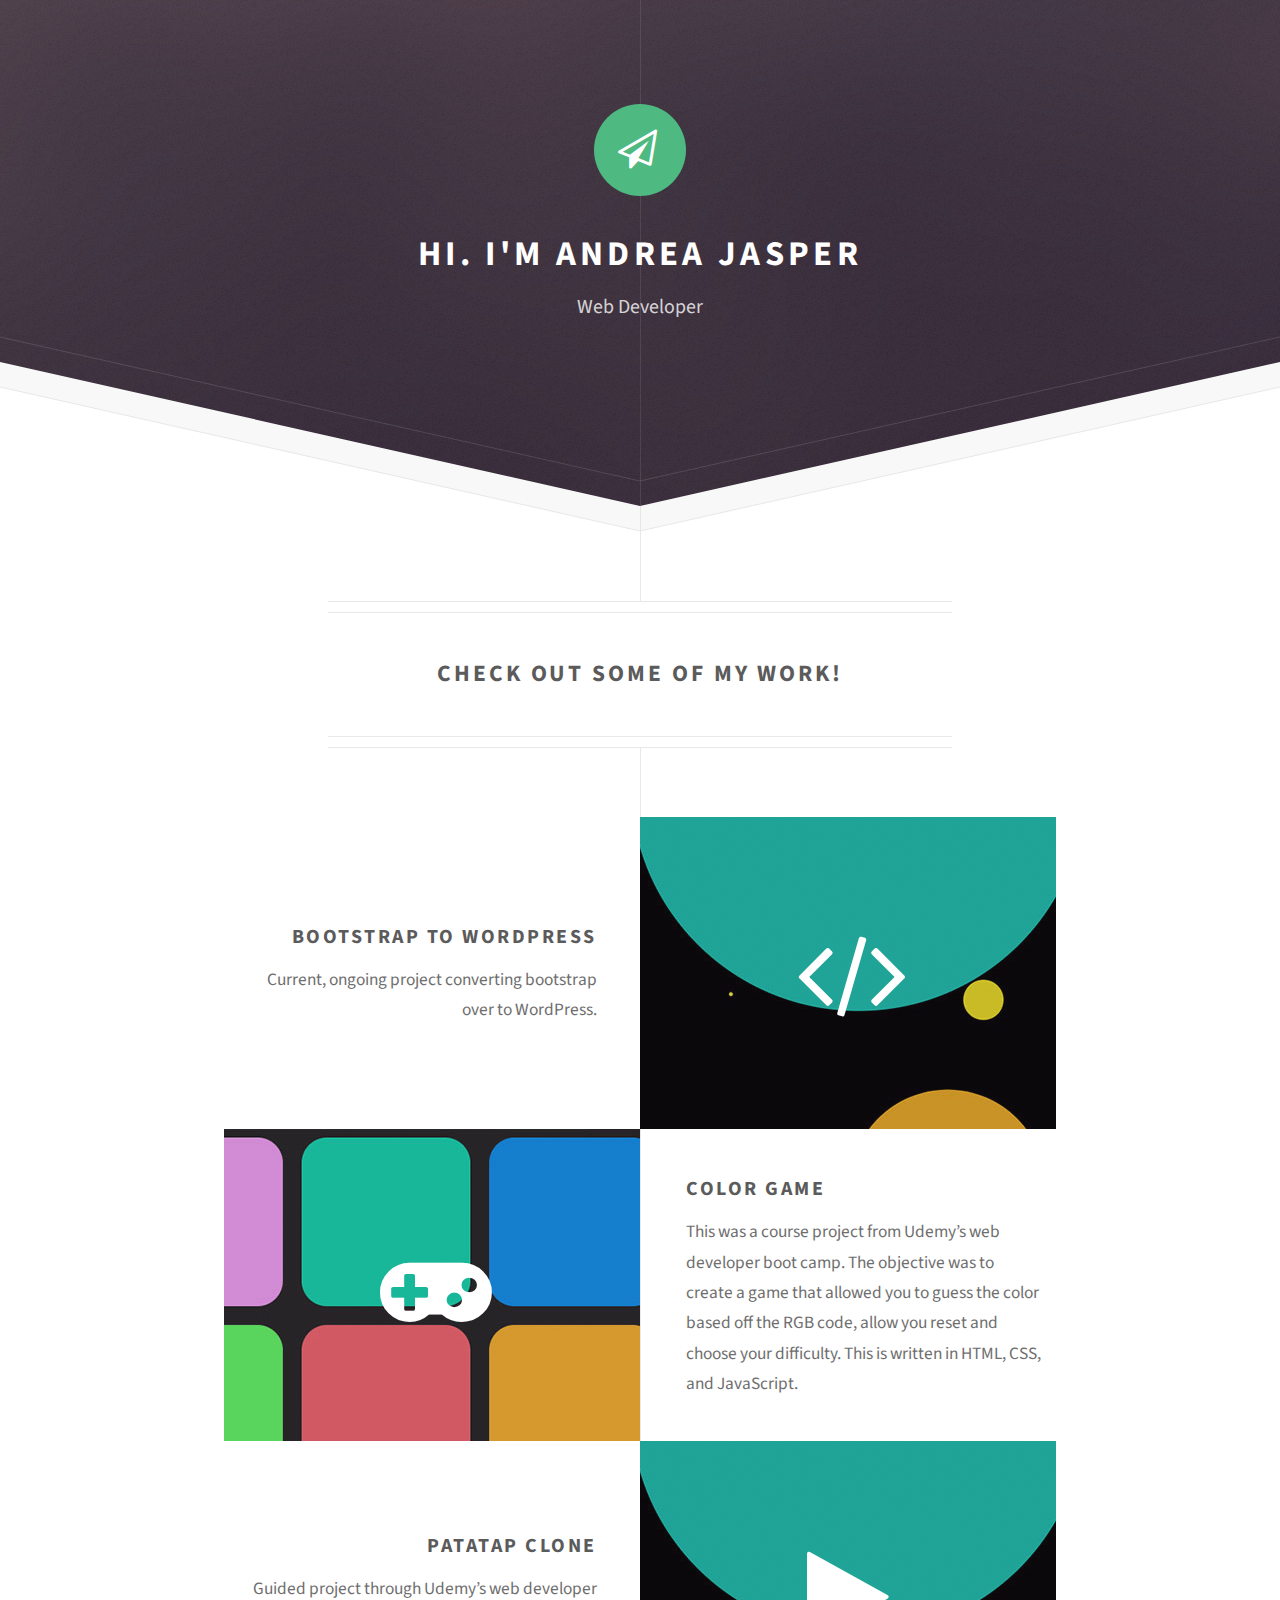
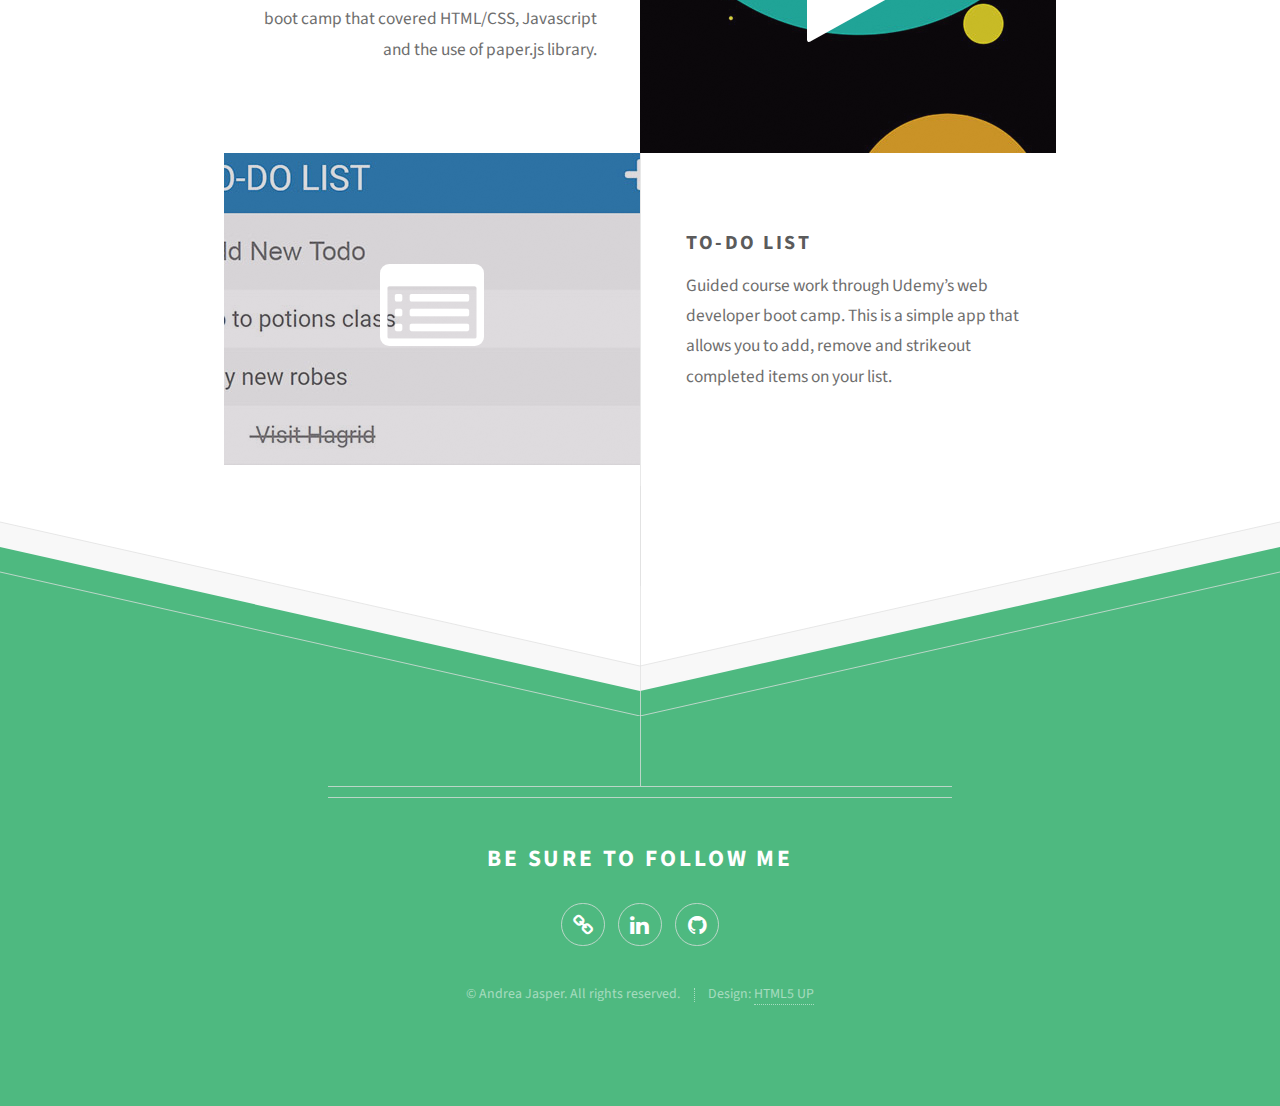
<file: index.html>
<!DOCTYPE HTML>
<!--
	Directive by HTML5 UP
	html5up.net | @ajlkn
	Free for personal and commercial use under the CCA 3.0 license (html5up.net/license)
-->
<html>
	<head>
		<title>Andrea Jasper Github Portfolio</title>
		<meta charset="utf-8" />
		<meta name="viewport" content="width=device-width, initial-scale=1, user-scalable=no" />
		<link rel="stylesheet" href="assets/css/main.css" />
	</head>
	<body class="is-preload">

		<!-- Header -->
			<div id="header">
				<span class="logo icon fa-paper-plane-o"></span>
				<h1>Hi. I'm Andrea Jasper</h1>
				<p>Web Developer</p>
			</div>

		<!-- Main -->
			<div id="main">

				<header class="major container medium">
					<h2>Check out some of my work!</h2>
					
				</header>

				<div class="box alt container">
						<section class="feature right">
								<a href="#" class="image icon fa-code"><img src="images/patatap.jpg" alt="" /></a>
								<div class="content">
									<h3>Bootstrap to WordPress</h3>
									<p>Current, ongoing project converting bootstrap over to WordPress.</p>
								</div>
							</section>
					<section class="feature left">
						<a href="https://andreajasper.github.io/ColorGame.html" class="image icon fa-gamepad"><img src="images/color-game.jpg" alt="" /></a>
						<div class="content">
							<h3>Color Game</h3>
							<p>This was a course project from Udemy’s web developer boot camp. The objective was to create a game that allowed you to guess the color based off the RGB code, allow you reset and choose your difficulty. This is written in HTML, CSS, and JavaScript.</p>
						</div>
					</section>
					<section class="feature right">
						<a href="https://andreajasper.github.io/PatatapClone.html" class="image icon fa-play"><img src="images/patatap.jpg" alt="" /></a>
						<div class="content">
							<h3>Patatap Clone</h3>
							<p>Guided project through Udemy’s web developer boot camp that covered HTML/CSS, Javascript and the use of paper.js library.</p>
						</div>
					</section>
					<section class="feature left">
						<a href="#" class="image icon fa-list-alt"><img src="images/todo-list-2.jpg" alt="" /></a>
						<div class="content">
							<h3>To-Do List</h3>
							<p>Guided course work through Udemy’s web developer boot camp. This is a simple app that allows you to add, remove and strikeout completed items on your list.</p>
						</div>
					</section>
				</div>

				<!--
				<div class="box container">
					<header>
						<h2>A lot of generic stuff</h2>
					</header>
					<section>
						<header>
							<h3>Paragraph</h3>
							<p>This is the subtitle for this particular heading</p>
						</header>
						<p>Phasellus nisl nisl, varius id <sup>porttitor sed pellentesque</sup> ac orci. Pellentesque
						habitant <strong>strong</strong> tristique <b>bold</b> et netus <i>italic</i> malesuada <em>emphasized</em> ac turpis egestas. Morbi
						leo suscipit ut. Praesent <sub>id turpis vitae</sub> turpis pretium ultricies. Vestibulum sit
						amet risus elit.</p>
					</section>
					<section>
						<header>
							<h3>Blockquote</h3>
						</header>
						<blockquote>Fringilla nisl. Donec accumsan interdum nisi, quis tincidunt felis sagittis eget.
						tempus euismod. Vestibulum ante ipsum primis in faucibus.</blockquote>
					</section>
					<section>
						<header>
							<h3>Divider</h3>
						</header>
						<p>Donec consectetur vestibulum dolor et pulvinar. Etiam vel felis enim, at viverra
						ligula. Ut porttitor sagittis lorem, quis eleifend nisi ornare vel. Praesent nec orci
						facilisis leo magna. Cras sit amet urna eros, id egestas urna. Quisque aliquam
						tempus euismod. Vestibulum ante ipsum primis in faucibus orci luctus et ultrices
						posuere cubilia.</p>
						<hr />
						<p>Donec consectetur vestibulum dolor et pulvinar. Etiam vel felis enim, at viverra
						ligula. Ut porttitor sagittis lorem, quis eleifend nisi ornare vel. Praesent nec orci
						facilisis leo magna. Cras sit amet urna eros, id egestas urna. Quisque aliquam
						tempus euismod. Vestibulum ante ipsum primis in faucibus orci luctus et ultrices
						posuere cubilia.</p>
					</section>
					<section>
						<header>
							<h3>Unordered List</h3>
						</header>
						<ul class="default">
							<li>Donec consectetur vestibulum dolor et pulvinar. Etiam vel felis enim, at viverra ligula. Ut porttitor sagittis lorem, quis eleifend nisi ornare vel.</li>
							<li>Donec consectetur vestibulum dolor et pulvinar. Etiam vel felis enim, at viverra ligula. Ut porttitor sagittis lorem, quis eleifend nisi ornare vel.</li>
							<li>Donec consectetur vestibulum dolor et pulvinar. Etiam vel felis enim, at viverra ligula. Ut porttitor sagittis lorem, quis eleifend nisi ornare vel.</li>
							<li>Donec consectetur vestibulum dolor et pulvinar. Etiam vel felis enim, at viverra ligula. Ut porttitor sagittis lorem, quis eleifend nisi ornare vel.</li>
						</ul>
					</section>
					<section>
						<header>
							<h3>Ordered List</h3>
						</header>
						<ol class="default">
							<li>Donec consectetur vestibulum dolor et pulvinar. Etiam vel felis enim, at viverra ligula. Ut porttitor sagittis lorem, quis eleifend nisi ornare vel.</li>
							<li>Donec consectetur vestibulum dolor et pulvinar. Etiam vel felis enim, at viverra ligula. Ut porttitor sagittis lorem, quis eleifend nisi ornare vel.</li>
							<li>Donec consectetur vestibulum dolor et pulvinar. Etiam vel felis enim, at viverra ligula. Ut porttitor sagittis lorem, quis eleifend nisi ornare vel.</li>
							<li>Donec consectetur vestibulum dolor et pulvinar. Etiam vel felis enim, at viverra ligula. Ut porttitor sagittis lorem, quis eleifend nisi ornare vel.</li>
						</ol>
					</section>
					<section>
						<header>
							<h3>Table</h3>
						</header>
						<div class="table-wrapper">
							<table class="default">
								<thead>
									<tr>
										<th>ID</th>
										<th>Name</th>
										<th>Description</th>
										<th>Price</th>
									</tr>
								</thead>
								<tbody>
									<tr>
										<td>45815</td>
										<td>Something</td>
										<td>Ut porttitor sagittis lorem, quis eleifend nisi ornare vel.</td>
										<td>29.99</td>
									</tr>
									<tr>
										<td>24524</td>
										<td>Nothing</td>
										<td>Ut porttitor sagittis lorem, quis eleifend nisi ornare vel.</td>
										<td>19.99</td>
									</tr>
									<tr>
										<td>45815</td>
										<td>Something</td>
										<td>Ut porttitor sagittis lorem, quis eleifend nisi ornare vel.</td>
										<td>29.99</td>
									</tr>
									<tr>
										<td>24524</td>
										<td>Nothing</td>
										<td>Ut porttitor sagittis lorem, quis eleifend nisi ornare vel.</td>
										<td>19.99</td>
									</tr>
								</tbody>
								<tfoot>
									<tr>
										<td colspan="3"></td>
										<td>100.00</td>
									</tr>
								</tfoot>
							</table>
						</div>
					</section>
					<section>
						<header>
							<h3>Form</h3>
						</header>
						<form method="post" action="#">
							<div class="row">
								<div class="col-6 col-12-mobilep">
									<label for="name">Name</label>
									<input class="text" type="text" name="name" id="name" value="" placeholder="John Doe" />
								</div>
								<div class="col-6 col-12-mobilep">
									<label for="email">Email</label>
									<input class="text" type="text" name="email" id="email" value="" placeholder="johndoe@domain.tld" />
								</div>
								<div class="col-12">
									<label for="subject">Subject</label>
									<input class="text" type="text" name="subject" id="subject" value="" placeholder="Enter your subject" />
								</div>
								<div class="col-12">
									<label for="subject">Message</label>
									<textarea name="message" id="message" placeholder="Enter your message" rows="6"></textarea>
								</div>
								<div class="col-12">
									<ul class="actions special">
										<li><input type="submit" value="Send" /></li>
										<li><input type="reset" value="Reset" class="alt" /></li>
									</ul>
								</div>
							</div>
						</form>
					</section>
				</div>
				-->
				<!---
				<footer class="major container medium">
					<h3>Get shady with science</h3>
					<p>Vitae natoque dictum etiam semper magnis enim feugiat amet curabitur tempor orci penatibus. Tellus erat mauris ipsum fermentum etiam vivamus.</p>
					<ul class="actions special">
						<li><a href="#" class="button">Join our crew</a></li>
					</ul>
				</footer>
				-->

			</div>

		<!-- Footer -->
			<div id="footer">
				<div class="container medium">

					<header class="major last">
						<h2>Be sure to follow me</h2>
					</header>
		<!--					
					<p>Vitae natoque dictum etiam semper magnis enim feugiat amet curabitur tempor
					orci penatibus. Tellus erat mauris ipsum fermentum etiam vivamus.</p>

					<form method="post" action="#">
						<div class="row">
							<div class="col-6 col-12-mobilep">
								<input type="text" name="name" placeholder="Name" />
							</div>
							<div class="col-6 col-12-mobilep">
								<input type="email" name="email" placeholder="Email" />
							</div>
							<div class="col-12">
								<textarea name="message" placeholder="Message" rows="6"></textarea>
							</div>
							<div class="col-12">
								<ul class="actions special">
									<li><input type="submit" value="Send Message" /></li>
								</ul>
							</div>
						</div>
					</form>
				-->			
					<ul class="icons">
							<li><a href="#" class="icon fa-link"><span class="label">Website</span></a></li>
						<li><a href="#" class="icon fa-linkedin"><span class="label">LinkedIn</span></a></li>
						<li><a href="AndreaJasper.github.io" class="icon fa-github"><span class="label">Github</span></a></li>
					</ul>

					<ul class="copyright">
						<li>&copy; Andrea Jasper. All rights reserved.</li><li>Design: <a href="http://html5up.net">HTML5 UP</a></li>
					</ul>

				</div>
			</div>

		<!-- Scripts -->
			<script src="assets/js/jquery.min.js"></script>
			<script src="assets/js/browser.min.js"></script>
			<script src="assets/js/breakpoints.min.js"></script>
			<script src="assets/js/util.js"></script>
			<script src="assets/js/main.js"></script>

	</body>
</html>
</file>
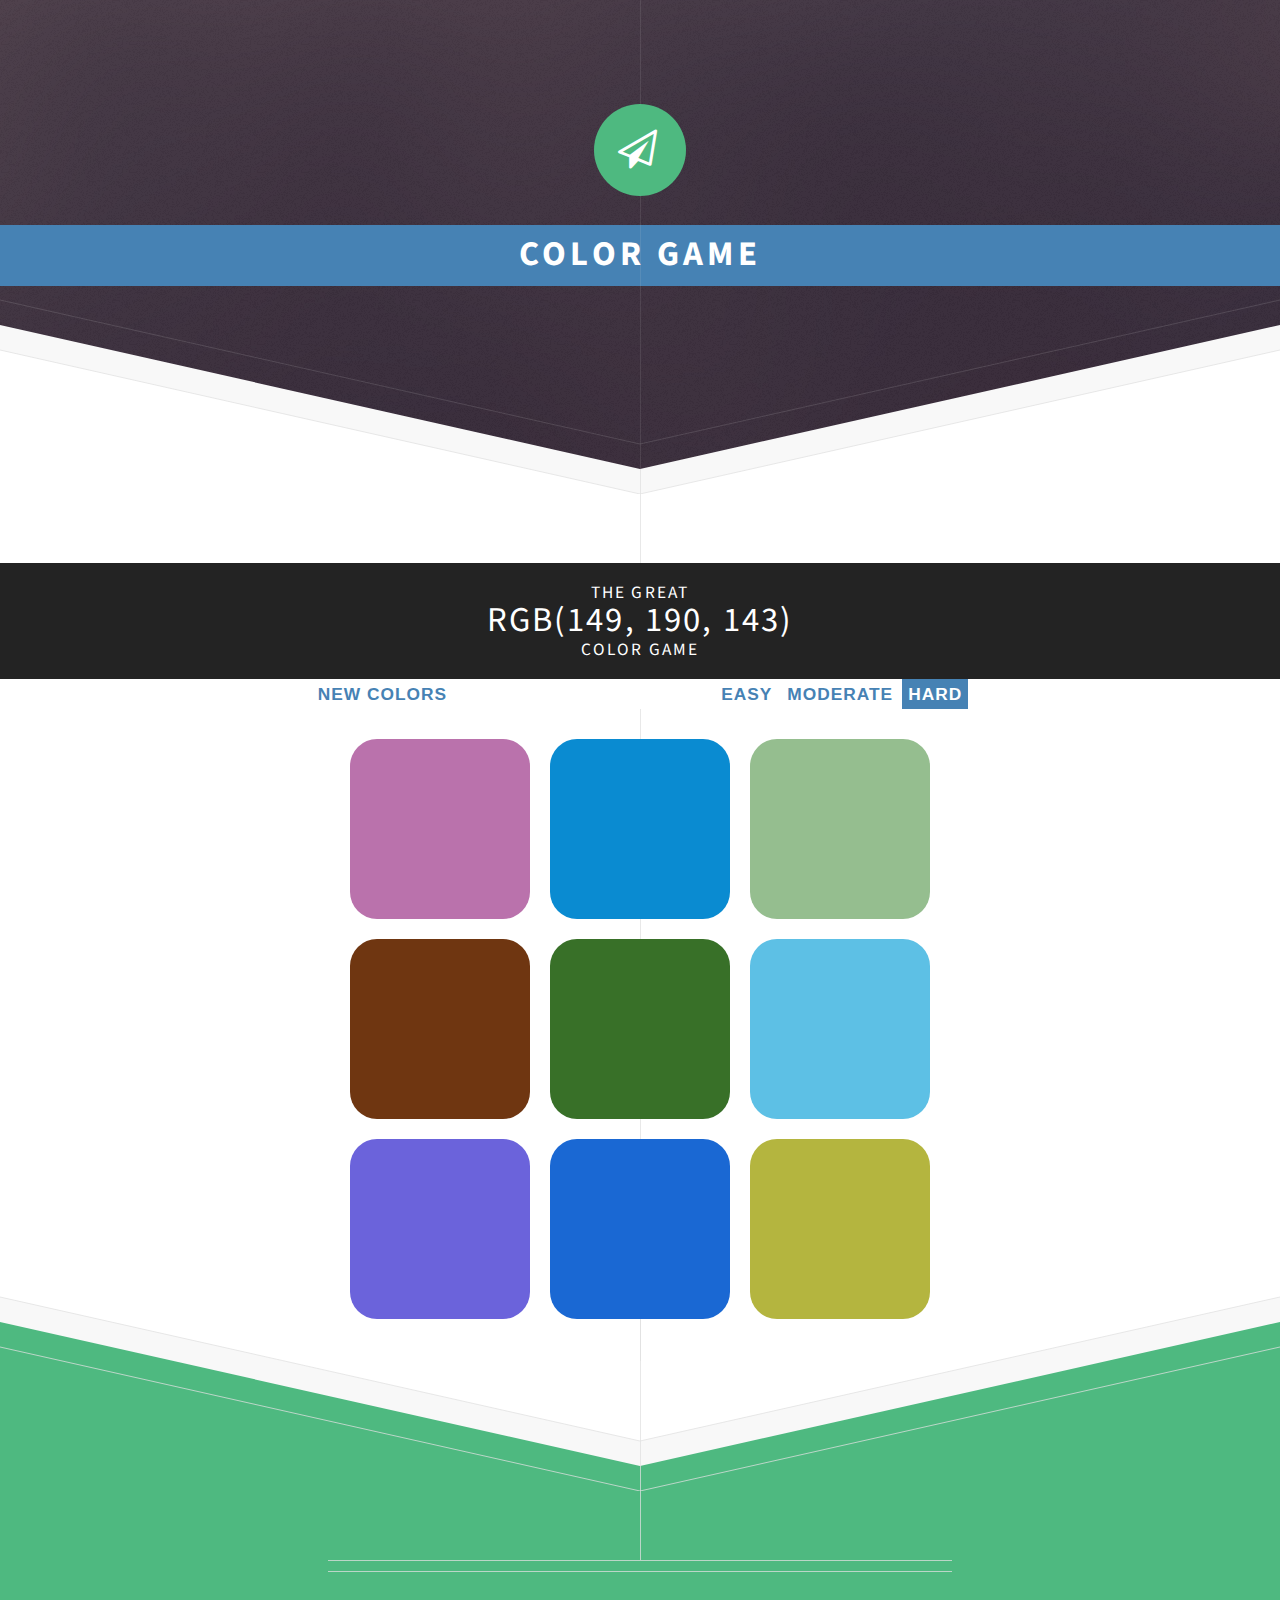
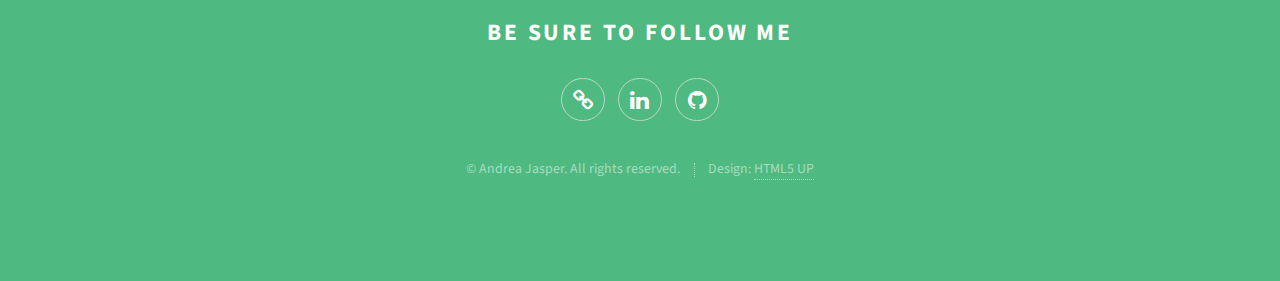
<file: ColorGame.html>
<!DOCTYPE HTML>
<!--
	Directive by HTML5 UP
	html5up.net | @ajlkn
	Free for personal and commercial use under the CCA 3.0 license (html5up.net/license)
-->
<html>
	<head>
		<title>Andrea Jasper Github Portfolio Color Game</title>
		<meta charset="utf-8" />
		<meta name="viewport" content="width=device-width, initial-scale=1, user-scalable=no" />
        <link rel="stylesheet" href="assets/css/main.css" />
        <link rel="stylesheet" href="assets/css/colorGame.css">
	</head>
	<body class="is-preload">

		<!-- Header -->
			<div id="header">
				<span class="logo icon fa-paper-plane-o"></span>
				<h1>Color Game</h1>
			</div>

		<!-- Main -->
			<div id="main">
				<div id="colorGame">
                    <h1>The Great 
                        <br>
                        <span id="colorDisplay">RGB</span>
                        <br>
                         Color Game</h1>
                
                    <div id="stripe">
                        <button id="reset">New Colors</button>
                        <span id="message"></span>
                        <button class="mode">Easy</button>
                        <button class="mode">Moderate</button>
                        <button class="mode selected">Hard</button>
                    </div>
                
                    <div id="container">
                        <div class="square"></div>
                        <div class="square"></div>
                        <div class="square"></div>
                        <div class="square"></div>
                        <div class="square"></div>
                        <div class="square"></div>
                        <div class="square"></div>
                        <div class="square"></div>
                        <div class="square"></div>
                    </div>                
                </div>
			</div>

		<!-- Footer -->
			<div id="footer">
				<div class="container medium">

					<header class="major last">
						<h2>Be sure to follow me</h2>
					</header>
		
					<ul class="icons">
							<li><a href="#" class="icon fa-link"><span class="label">Website</span></a></li>
						<li><a href="#" class="icon fa-linkedin"><span class="label">LinkedIn</span></a></li>
						<li><a href="AndreaJasper.github.io" class="icon fa-github"><span class="label">Github</span></a></li>
					</ul>

					<ul class="copyright">
						<li>&copy; Andrea Jasper. All rights reserved.</li><li>Design: <a href="http://html5up.net">HTML5 UP</a></li>
					</ul>

				</div>
			</div>

		<!-- Scripts -->
			<script src="assets/js/jquery.min.js"></script>
			<script src="assets/js/browser.min.js"></script>
			<script src="assets/js/breakpoints.min.js"></script>
			<script src="assets/js/util.js"></script>
			<script src="assets/js/main.js"></script>
            <script type="text/javascript" src="assets/js/colorGame.js"></script>
	</body>
</html>
</file>
<file: assets/css/colorGame.css>
.square {
	width: 30%;
	background: purple;
	padding-bottom: 30%;
	float: left;
	margin: 1.66%;
	border-radius: 15%;
	transition: background 0.6s;
	-webkit-transition: background 0.6s;
	-moz-transition: background 0.6s;
}

#colorGame {
    margin-bottom: 600px;
}

#colorGame #container {
	max-width: 600px;
	margin: 20px auto;
}

#colorGame h1 {
	color: #fff;
	text-align: center;
	background-color: #232323;
	margin: 0;
	font-weight: normal;
	text-transform: uppercase;
	line-height: 1.1;
	padding: 20px 0;
}

#colorDisplay {
	font-size: 200%;
}

#message {
	display: inline-block;
	width: 20%;
}

#stripe {
	background-color: #ffffff;
	height: 30px;
	text-align: center;
}


.selected {
	color: white;
	background-color: steelblue;
}

button {
	border: none;
	background: none;
	text-transform: uppercase;
	height: 100%;
	font-weight: 700;
	color: steelblue;
	letter-spacing: 1px;
	font-size: inherit;
	transition: all 0.3s;
	-webkit-transition: all 0.3s; 
	-moz-transition: all 0.3s;
	outline: none;
}

button:hover {
	color: white;
	background-color: steelblue;
}
</file>
<file: assets/css/main.css>
@import url("font-awesome.min.css");
@import url("https://fonts.googleapis.com/css?family=Source+Sans+Pro:300,300italic,400,400italic,600,600italic,700,700italic");

/*
	Directive by HTML5 UP
	html5up.net | @ajlkn
	Free for personal and commercial use under the CCA 3.0 license (html5up.net/license)
*/

html, body, div, span, applet, object,
iframe, h1, h2, h3, h4, h5, h6, p, blockquote,
pre, a, abbr, acronym, address, big, cite,
code, del, dfn, em, img, ins, kbd, q, s, samp,
small, strike, strong, sub, sup, tt, var, b,
u, i, center, dl, dt, dd, ol, ul, li, fieldset,
form, label, legend, table, caption, tbody,
tfoot, thead, tr, th, td, article, aside,
canvas, details, embed, figure, figcaption,
footer, header, hgroup, menu, nav, output, ruby,
section, summary, time, mark, audio, video {
	margin: 0;
	padding: 0;
	border: 0;
	font-size: 100%;
	font: inherit;
	vertical-align: baseline;}

article, aside, details, figcaption, figure,
footer, header, hgroup, menu, nav, section {
	display: block;}

body {
	line-height: 1;
}

ol, ul {
	list-style: none;
}

blockquote, q {
	quotes: none;
}

	blockquote:before, blockquote:after, q:before, q:after {
		content: '';
		content: none;
	}

table {
	border-collapse: collapse;
	border-spacing: 0;
}

body {
	-webkit-text-size-adjust: none;
}

mark {
	background-color: transparent;
	color: inherit;
}

input::-moz-focus-inner {
	border: 0;
	padding: 0;
}

input, select, textarea {
	-moz-appearance: none;
	-webkit-appearance: none;
	-ms-appearance: none;
	appearance: none;
}

/* Basic */

	html {
		box-sizing: border-box;
	}

	*, *:before, *:after {
		box-sizing: inherit;
	}

	html, body {
		height: 100%;
	}

	body {
		background: #ffffff;
	}

		body.is-preload *, body.is-preload *:before, body.is-preload *:after {
			-moz-animation: none !important;
			-webkit-animation: none !important;
			-ms-animation: none !important;
			animation: none !important;
			-moz-transition: none !important;
			-webkit-transition: none !important;
			-ms-transition: none !important;
			transition: none !important;
		}

	body, input, select, textarea {
		color: #6e6e6e;
		font-family: 'Source Sans Pro', sans-serif;
		font-size: 16pt;
		font-weight: 400;
		line-height: 1.75em;
	}

	a {
		-moz-transition: color 0.2s ease-in-out, border-bottom-color 0.2s ease-in-out;
		-webkit-transition: color 0.2s ease-in-out, border-bottom-color 0.2s ease-in-out;
		-ms-transition: color 0.2s ease-in-out, border-bottom-color 0.2s ease-in-out;
		transition: color 0.2s ease-in-out, border-bottom-color 0.2s ease-in-out;
		border-bottom: dotted 1px;
		color: #4eb980;
		text-decoration: none;
	}

		a:hover {
			border-bottom-color: transparent;
		}

	strong, b {
		font-weight: 600;
		color: #5b5b5b;
	}

	em, i {
		font-style: italic;
	}

	p, ul, ol, dl, table, blockquote, form {
		margin: 0 0 2em 0;
	}

	h1, h2, h3, h4, h5, h6 {
		color: #5b5b5b;
		font-weight: 700;
		letter-spacing: 0.125em;
		line-height: 1.75em;
		margin-bottom: 1em;
		text-transform: uppercase;
		text-align: center;
	}

		h1 a, h2 a, h3 a, h4 a, h5 a, h6 a {
			color: inherit;
			text-decoration: none;
		}

	h2 {
		font-size: 1.75em;
	}

	h3 {
		font-size: 1.5em;
	}

	sub {
		font-size: 0.8em;
		position: relative;
		top: 0.5em;
	}

	sup {
		font-size: 0.8em;
		position: relative;
		top: -0.5em;
	}

	hr {
		border: 0;
		border-top: solid 1px rgba(224, 224, 224, 0.75);
		margin-bottom: 1.5em;
	}

	blockquote {
		border-left: solid 0.5em rgba(224, 224, 224, 0.75);
		font-style: italic;
		padding: 1em 0 1em 2em;
	}

/* Container */

	.container {
		margin: 0 auto;
		max-width: 100%;
		width: 51em;
	}

		.container.medium {
			width: 38.25em;
		}

		@media screen and (max-width: 1280px) {

			.container {
				width: 48em;
			}

				.container.medium {
					width: 36em;
				}

		}

		@media screen and (max-width: 980px) {

			.container {
				width: 95%;
			}

				.container.medium {
					width: 71.25%;
				}

		}

		@media screen and (max-width: 840px) {

			.container {
				width: 95% !important;
			}

		}

		@media screen and (max-width: 736px) {

			.container {
				width: 90% !important;
			}

		}

		@media screen and (max-width: 480px) {

			.container {
				width: 100% !important;
			}

		}

/* Row */

	.row {
		display: flex;
		flex-wrap: wrap;
		box-sizing: border-box;
		align-items: stretch;
	}

		.row > * {
			box-sizing: border-box;
		}

		.row.gtr-uniform > * > :last-child {
			margin-bottom: 0;
		}

		.row.aln-left {
			justify-content: flex-start;
		}

		.row.aln-center {
			justify-content: center;
		}

		.row.aln-right {
			justify-content: flex-end;
		}

		.row.aln-top {
			align-items: flex-start;
		}

		.row.aln-middle {
			align-items: center;
		}

		.row.aln-bottom {
			align-items: flex-end;
		}

		.row > .imp {
			order: -1;
		}

		.row > .col-1 {
			width: 8.3333333333%;
		}

		.row > .off-1 {
			margin-left: 8.3333333333%;
		}

		.row > .col-2 {
			width: 16.6666666667%;
		}

		.row > .off-2 {
			margin-left: 16.6666666667%;
		}

		.row > .col-3 {
			width: 25%;
		}

		.row > .off-3 {
			margin-left: 25%;
		}

		.row > .col-4 {
			width: 33.3333333333%;
		}

		.row > .off-4 {
			margin-left: 33.3333333333%;
		}

		.row > .col-5 {
			width: 41.6666666667%;
		}

		.row > .off-5 {
			margin-left: 41.6666666667%;
		}

		.row > .col-6 {
			width: 50%;
		}

		.row > .off-6 {
			margin-left: 50%;
		}

		.row > .col-7 {
			width: 58.3333333333%;
		}

		.row > .off-7 {
			margin-left: 58.3333333333%;
		}

		.row > .col-8 {
			width: 66.6666666667%;
		}

		.row > .off-8 {
			margin-left: 66.6666666667%;
		}

		.row > .col-9 {
			width: 75%;
		}

		.row > .off-9 {
			margin-left: 75%;
		}

		.row > .col-10 {
			width: 83.3333333333%;
		}

		.row > .off-10 {
			margin-left: 83.3333333333%;
		}

		.row > .col-11 {
			width: 91.6666666667%;
		}

		.row > .off-11 {
			margin-left: 91.6666666667%;
		}

		.row > .col-12 {
			width: 100%;
		}

		.row > .off-12 {
			margin-left: 100%;
		}

		.row.gtr-0 {
			margin-top: 0px;
			margin-left: 0px;
		}

			.row.gtr-0 > * {
				padding: 0px 0 0 0px;
			}

			.row.gtr-0.gtr-uniform {
				margin-top: 0px;
			}

				.row.gtr-0.gtr-uniform > * {
					padding-top: 0px;
				}

		.row.gtr-25 {
			margin-top: -7.5px;
			margin-left: -7.5px;
		}

			.row.gtr-25 > * {
				padding: 7.5px 0 0 7.5px;
			}

			.row.gtr-25.gtr-uniform {
				margin-top: -7.5px;
			}

				.row.gtr-25.gtr-uniform > * {
					padding-top: 7.5px;
				}

		.row.gtr-50 {
			margin-top: -15px;
			margin-left: -15px;
		}

			.row.gtr-50 > * {
				padding: 15px 0 0 15px;
			}

			.row.gtr-50.gtr-uniform {
				margin-top: -15px;
			}

				.row.gtr-50.gtr-uniform > * {
					padding-top: 15px;
				}

		.row {
			margin-top: -30px;
			margin-left: -30px;
		}

			.row > * {
				padding: 30px 0 0 30px;
			}

			.row.gtr-uniform {
				margin-top: -30px;
			}

				.row.gtr-uniform > * {
					padding-top: 30px;
				}

		.row.gtr-150 {
			margin-top: -45px;
			margin-left: -45px;
		}

			.row.gtr-150 > * {
				padding: 45px 0 0 45px;
			}

			.row.gtr-150.gtr-uniform {
				margin-top: -45px;
			}

				.row.gtr-150.gtr-uniform > * {
					padding-top: 45px;
				}

		.row.gtr-200 {
			margin-top: -60px;
			margin-left: -60px;
		}

			.row.gtr-200 > * {
				padding: 60px 0 0 60px;
			}

			.row.gtr-200.gtr-uniform {
				margin-top: -60px;
			}

				.row.gtr-200.gtr-uniform > * {
					padding-top: 60px;
				}

		@media screen and (max-width: 1680px) {

			.row {
				display: flex;
				flex-wrap: wrap;
				box-sizing: border-box;
				align-items: stretch;
			}

				.row > * {
					box-sizing: border-box;
				}

				.row.gtr-uniform > * > :last-child {
					margin-bottom: 0;
				}

				.row.aln-left {
					justify-content: flex-start;
				}

				.row.aln-center {
					justify-content: center;
				}

				.row.aln-right {
					justify-content: flex-end;
				}

				.row.aln-top {
					align-items: flex-start;
				}

				.row.aln-middle {
					align-items: center;
				}

				.row.aln-bottom {
					align-items: flex-end;
				}

				.row > .imp-wide {
					order: -1;
				}

				.row > .col-1-wide {
					width: 8.3333333333%;
				}

				.row > .off-1-wide {
					margin-left: 8.3333333333%;
				}

				.row > .col-2-wide {
					width: 16.6666666667%;
				}

				.row > .off-2-wide {
					margin-left: 16.6666666667%;
				}

				.row > .col-3-wide {
					width: 25%;
				}

				.row > .off-3-wide {
					margin-left: 25%;
				}

				.row > .col-4-wide {
					width: 33.3333333333%;
				}

				.row > .off-4-wide {
					margin-left: 33.3333333333%;
				}

				.row > .col-5-wide {
					width: 41.6666666667%;
				}

				.row > .off-5-wide {
					margin-left: 41.6666666667%;
				}

				.row > .col-6-wide {
					width: 50%;
				}

				.row > .off-6-wide {
					margin-left: 50%;
				}

				.row > .col-7-wide {
					width: 58.3333333333%;
				}

				.row > .off-7-wide {
					margin-left: 58.3333333333%;
				}

				.row > .col-8-wide {
					width: 66.6666666667%;
				}

				.row > .off-8-wide {
					margin-left: 66.6666666667%;
				}

				.row > .col-9-wide {
					width: 75%;
				}

				.row > .off-9-wide {
					margin-left: 75%;
				}

				.row > .col-10-wide {
					width: 83.3333333333%;
				}

				.row > .off-10-wide {
					margin-left: 83.3333333333%;
				}

				.row > .col-11-wide {
					width: 91.6666666667%;
				}

				.row > .off-11-wide {
					margin-left: 91.6666666667%;
				}

				.row > .col-12-wide {
					width: 100%;
				}

				.row > .off-12-wide {
					margin-left: 100%;
				}

				.row.gtr-0 {
					margin-top: 0px;
					margin-left: 0px;
				}

					.row.gtr-0 > * {
						padding: 0px 0 0 0px;
					}

					.row.gtr-0.gtr-uniform {
						margin-top: 0px;
					}

						.row.gtr-0.gtr-uniform > * {
							padding-top: 0px;
						}

				.row.gtr-25 {
					margin-top: -7.5px;
					margin-left: -7.5px;
				}

					.row.gtr-25 > * {
						padding: 7.5px 0 0 7.5px;
					}

					.row.gtr-25.gtr-uniform {
						margin-top: -7.5px;
					}

						.row.gtr-25.gtr-uniform > * {
							padding-top: 7.5px;
						}

				.row.gtr-50 {
					margin-top: -15px;
					margin-left: -15px;
				}

					.row.gtr-50 > * {
						padding: 15px 0 0 15px;
					}

					.row.gtr-50.gtr-uniform {
						margin-top: -15px;
					}

						.row.gtr-50.gtr-uniform > * {
							padding-top: 15px;
						}

				.row {
					margin-top: -30px;
					margin-left: -30px;
				}

					.row > * {
						padding: 30px 0 0 30px;
					}

					.row.gtr-uniform {
						margin-top: -30px;
					}

						.row.gtr-uniform > * {
							padding-top: 30px;
						}

				.row.gtr-150 {
					margin-top: -45px;
					margin-left: -45px;
				}

					.row.gtr-150 > * {
						padding: 45px 0 0 45px;
					}

					.row.gtr-150.gtr-uniform {
						margin-top: -45px;
					}

						.row.gtr-150.gtr-uniform > * {
							padding-top: 45px;
						}

				.row.gtr-200 {
					margin-top: -60px;
					margin-left: -60px;
				}

					.row.gtr-200 > * {
						padding: 60px 0 0 60px;
					}

					.row.gtr-200.gtr-uniform {
						margin-top: -60px;
					}

						.row.gtr-200.gtr-uniform > * {
							padding-top: 60px;
						}

		}

		@media screen and (max-width: 1280px) {

			.row {
				display: flex;
				flex-wrap: wrap;
				box-sizing: border-box;
				align-items: stretch;
			}

				.row > * {
					box-sizing: border-box;
				}

				.row.gtr-uniform > * > :last-child {
					margin-bottom: 0;
				}

				.row.aln-left {
					justify-content: flex-start;
				}

				.row.aln-center {
					justify-content: center;
				}

				.row.aln-right {
					justify-content: flex-end;
				}

				.row.aln-top {
					align-items: flex-start;
				}

				.row.aln-middle {
					align-items: center;
				}

				.row.aln-bottom {
					align-items: flex-end;
				}

				.row > .imp-normal {
					order: -1;
				}

				.row > .col-1-normal {
					width: 8.3333333333%;
				}

				.row > .off-1-normal {
					margin-left: 8.3333333333%;
				}

				.row > .col-2-normal {
					width: 16.6666666667%;
				}

				.row > .off-2-normal {
					margin-left: 16.6666666667%;
				}

				.row > .col-3-normal {
					width: 25%;
				}

				.row > .off-3-normal {
					margin-left: 25%;
				}

				.row > .col-4-normal {
					width: 33.3333333333%;
				}

				.row > .off-4-normal {
					margin-left: 33.3333333333%;
				}

				.row > .col-5-normal {
					width: 41.6666666667%;
				}

				.row > .off-5-normal {
					margin-left: 41.6666666667%;
				}

				.row > .col-6-normal {
					width: 50%;
				}

				.row > .off-6-normal {
					margin-left: 50%;
				}

				.row > .col-7-normal {
					width: 58.3333333333%;
				}

				.row > .off-7-normal {
					margin-left: 58.3333333333%;
				}

				.row > .col-8-normal {
					width: 66.6666666667%;
				}

				.row > .off-8-normal {
					margin-left: 66.6666666667%;
				}

				.row > .col-9-normal {
					width: 75%;
				}

				.row > .off-9-normal {
					margin-left: 75%;
				}

				.row > .col-10-normal {
					width: 83.3333333333%;
				}

				.row > .off-10-normal {
					margin-left: 83.3333333333%;
				}

				.row > .col-11-normal {
					width: 91.6666666667%;
				}

				.row > .off-11-normal {
					margin-left: 91.6666666667%;
				}

				.row > .col-12-normal {
					width: 100%;
				}

				.row > .off-12-normal {
					margin-left: 100%;
				}

				.row.gtr-0 {
					margin-top: 0px;
					margin-left: 0px;
				}

					.row.gtr-0 > * {
						padding: 0px 0 0 0px;
					}

					.row.gtr-0.gtr-uniform {
						margin-top: 0px;
					}

						.row.gtr-0.gtr-uniform > * {
							padding-top: 0px;
						}

				.row.gtr-25 {
					margin-top: -7.5px;
					margin-left: -7.5px;
				}

					.row.gtr-25 > * {
						padding: 7.5px 0 0 7.5px;
					}

					.row.gtr-25.gtr-uniform {
						margin-top: -7.5px;
					}

						.row.gtr-25.gtr-uniform > * {
							padding-top: 7.5px;
						}

				.row.gtr-50 {
					margin-top: -15px;
					margin-left: -15px;
				}

					.row.gtr-50 > * {
						padding: 15px 0 0 15px;
					}

					.row.gtr-50.gtr-uniform {
						margin-top: -15px;
					}

						.row.gtr-50.gtr-uniform > * {
							padding-top: 15px;
						}

				.row {
					margin-top: -30px;
					margin-left: -30px;
				}

					.row > * {
						padding: 30px 0 0 30px;
					}

					.row.gtr-uniform {
						margin-top: -30px;
					}

						.row.gtr-uniform > * {
							padding-top: 30px;
						}

				.row.gtr-150 {
					margin-top: -45px;
					margin-left: -45px;
				}

					.row.gtr-150 > * {
						padding: 45px 0 0 45px;
					}

					.row.gtr-150.gtr-uniform {
						margin-top: -45px;
					}

						.row.gtr-150.gtr-uniform > * {
							padding-top: 45px;
						}

				.row.gtr-200 {
					margin-top: -60px;
					margin-left: -60px;
				}

					.row.gtr-200 > * {
						padding: 60px 0 0 60px;
					}

					.row.gtr-200.gtr-uniform {
						margin-top: -60px;
					}

						.row.gtr-200.gtr-uniform > * {
							padding-top: 60px;
						}

		}

		@media screen and (max-width: 980px) {

			.row {
				display: flex;
				flex-wrap: wrap;
				box-sizing: border-box;
				align-items: stretch;
			}

				.row > * {
					box-sizing: border-box;
				}

				.row.gtr-uniform > * > :last-child {
					margin-bottom: 0;
				}

				.row.aln-left {
					justify-content: flex-start;
				}

				.row.aln-center {
					justify-content: center;
				}

				.row.aln-right {
					justify-content: flex-end;
				}

				.row.aln-top {
					align-items: flex-start;
				}

				.row.aln-middle {
					align-items: center;
				}

				.row.aln-bottom {
					align-items: flex-end;
				}

				.row > .imp-narrow {
					order: -1;
				}

				.row > .col-1-narrow {
					width: 8.3333333333%;
				}

				.row > .off-1-narrow {
					margin-left: 8.3333333333%;
				}

				.row > .col-2-narrow {
					width: 16.6666666667%;
				}

				.row > .off-2-narrow {
					margin-left: 16.6666666667%;
				}

				.row > .col-3-narrow {
					width: 25%;
				}

				.row > .off-3-narrow {
					margin-left: 25%;
				}

				.row > .col-4-narrow {
					width: 33.3333333333%;
				}

				.row > .off-4-narrow {
					margin-left: 33.3333333333%;
				}

				.row > .col-5-narrow {
					width: 41.6666666667%;
				}

				.row > .off-5-narrow {
					margin-left: 41.6666666667%;
				}

				.row > .col-6-narrow {
					width: 50%;
				}

				.row > .off-6-narrow {
					margin-left: 50%;
				}

				.row > .col-7-narrow {
					width: 58.3333333333%;
				}

				.row > .off-7-narrow {
					margin-left: 58.3333333333%;
				}

				.row > .col-8-narrow {
					width: 66.6666666667%;
				}

				.row > .off-8-narrow {
					margin-left: 66.6666666667%;
				}

				.row > .col-9-narrow {
					width: 75%;
				}

				.row > .off-9-narrow {
					margin-left: 75%;
				}

				.row > .col-10-narrow {
					width: 83.3333333333%;
				}

				.row > .off-10-narrow {
					margin-left: 83.3333333333%;
				}

				.row > .col-11-narrow {
					width: 91.6666666667%;
				}

				.row > .off-11-narrow {
					margin-left: 91.6666666667%;
				}

				.row > .col-12-narrow {
					width: 100%;
				}

				.row > .off-12-narrow {
					margin-left: 100%;
				}

				.row.gtr-0 {
					margin-top: 0px;
					margin-left: 0px;
				}

					.row.gtr-0 > * {
						padding: 0px 0 0 0px;
					}

					.row.gtr-0.gtr-uniform {
						margin-top: 0px;
					}

						.row.gtr-0.gtr-uniform > * {
							padding-top: 0px;
						}

				.row.gtr-25 {
					margin-top: -7.5px;
					margin-left: -7.5px;
				}

					.row.gtr-25 > * {
						padding: 7.5px 0 0 7.5px;
					}

					.row.gtr-25.gtr-uniform {
						margin-top: -7.5px;
					}

						.row.gtr-25.gtr-uniform > * {
							padding-top: 7.5px;
						}

				.row.gtr-50 {
					margin-top: -15px;
					margin-left: -15px;
				}

					.row.gtr-50 > * {
						padding: 15px 0 0 15px;
					}

					.row.gtr-50.gtr-uniform {
						margin-top: -15px;
					}

						.row.gtr-50.gtr-uniform > * {
							padding-top: 15px;
						}

				.row {
					margin-top: -30px;
					margin-left: -30px;
				}

					.row > * {
						padding: 30px 0 0 30px;
					}

					.row.gtr-uniform {
						margin-top: -30px;
					}

						.row.gtr-uniform > * {
							padding-top: 30px;
						}

				.row.gtr-150 {
					margin-top: -45px;
					margin-left: -45px;
				}

					.row.gtr-150 > * {
						padding: 45px 0 0 45px;
					}

					.row.gtr-150.gtr-uniform {
						margin-top: -45px;
					}

						.row.gtr-150.gtr-uniform > * {
							padding-top: 45px;
						}

				.row.gtr-200 {
					margin-top: -60px;
					margin-left: -60px;
				}

					.row.gtr-200 > * {
						padding: 60px 0 0 60px;
					}

					.row.gtr-200.gtr-uniform {
						margin-top: -60px;
					}

						.row.gtr-200.gtr-uniform > * {
							padding-top: 60px;
						}

		}

		@media screen and (max-width: 840px) {

			.row {
				display: flex;
				flex-wrap: wrap;
				box-sizing: border-box;
				align-items: stretch;
			}

				.row > * {
					box-sizing: border-box;
				}

				.row.gtr-uniform > * > :last-child {
					margin-bottom: 0;
				}

				.row.aln-left {
					justify-content: flex-start;
				}

				.row.aln-center {
					justify-content: center;
				}

				.row.aln-right {
					justify-content: flex-end;
				}

				.row.aln-top {
					align-items: flex-start;
				}

				.row.aln-middle {
					align-items: center;
				}

				.row.aln-bottom {
					align-items: flex-end;
				}

				.row > .imp-narrower {
					order: -1;
				}

				.row > .col-1-narrower {
					width: 8.3333333333%;
				}

				.row > .off-1-narrower {
					margin-left: 8.3333333333%;
				}

				.row > .col-2-narrower {
					width: 16.6666666667%;
				}

				.row > .off-2-narrower {
					margin-left: 16.6666666667%;
				}

				.row > .col-3-narrower {
					width: 25%;
				}

				.row > .off-3-narrower {
					margin-left: 25%;
				}

				.row > .col-4-narrower {
					width: 33.3333333333%;
				}

				.row > .off-4-narrower {
					margin-left: 33.3333333333%;
				}

				.row > .col-5-narrower {
					width: 41.6666666667%;
				}

				.row > .off-5-narrower {
					margin-left: 41.6666666667%;
				}

				.row > .col-6-narrower {
					width: 50%;
				}

				.row > .off-6-narrower {
					margin-left: 50%;
				}

				.row > .col-7-narrower {
					width: 58.3333333333%;
				}

				.row > .off-7-narrower {
					margin-left: 58.3333333333%;
				}

				.row > .col-8-narrower {
					width: 66.6666666667%;
				}

				.row > .off-8-narrower {
					margin-left: 66.6666666667%;
				}

				.row > .col-9-narrower {
					width: 75%;
				}

				.row > .off-9-narrower {
					margin-left: 75%;
				}

				.row > .col-10-narrower {
					width: 83.3333333333%;
				}

				.row > .off-10-narrower {
					margin-left: 83.3333333333%;
				}

				.row > .col-11-narrower {
					width: 91.6666666667%;
				}

				.row > .off-11-narrower {
					margin-left: 91.6666666667%;
				}

				.row > .col-12-narrower {
					width: 100%;
				}

				.row > .off-12-narrower {
					margin-left: 100%;
				}

				.row.gtr-0 {
					margin-top: 0px;
					margin-left: 0px;
				}

					.row.gtr-0 > * {
						padding: 0px 0 0 0px;
					}

					.row.gtr-0.gtr-uniform {
						margin-top: 0px;
					}

						.row.gtr-0.gtr-uniform > * {
							padding-top: 0px;
						}

				.row.gtr-25 {
					margin-top: -5px;
					margin-left: -5px;
				}

					.row.gtr-25 > * {
						padding: 5px 0 0 5px;
					}

					.row.gtr-25.gtr-uniform {
						margin-top: -5px;
					}

						.row.gtr-25.gtr-uniform > * {
							padding-top: 5px;
						}

				.row.gtr-50 {
					margin-top: -10px;
					margin-left: -10px;
				}

					.row.gtr-50 > * {
						padding: 10px 0 0 10px;
					}

					.row.gtr-50.gtr-uniform {
						margin-top: -10px;
					}

						.row.gtr-50.gtr-uniform > * {
							padding-top: 10px;
						}

				.row {
					margin-top: -20px;
					margin-left: -20px;
				}

					.row > * {
						padding: 20px 0 0 20px;
					}

					.row.gtr-uniform {
						margin-top: -20px;
					}

						.row.gtr-uniform > * {
							padding-top: 20px;
						}

				.row.gtr-150 {
					margin-top: -30px;
					margin-left: -30px;
				}

					.row.gtr-150 > * {
						padding: 30px 0 0 30px;
					}

					.row.gtr-150.gtr-uniform {
						margin-top: -30px;
					}

						.row.gtr-150.gtr-uniform > * {
							padding-top: 30px;
						}

				.row.gtr-200 {
					margin-top: -40px;
					margin-left: -40px;
				}

					.row.gtr-200 > * {
						padding: 40px 0 0 40px;
					}

					.row.gtr-200.gtr-uniform {
						margin-top: -40px;
					}

						.row.gtr-200.gtr-uniform > * {
							padding-top: 40px;
						}

		}

		@media screen and (max-width: 736px) {

			.row {
				display: flex;
				flex-wrap: wrap;
				box-sizing: border-box;
				align-items: stretch;
			}

				.row > * {
					box-sizing: border-box;
				}

				.row.gtr-uniform > * > :last-child {
					margin-bottom: 0;
				}

				.row.aln-left {
					justify-content: flex-start;
				}

				.row.aln-center {
					justify-content: center;
				}

				.row.aln-right {
					justify-content: flex-end;
				}

				.row.aln-top {
					align-items: flex-start;
				}

				.row.aln-middle {
					align-items: center;
				}

				.row.aln-bottom {
					align-items: flex-end;
				}

				.row > .imp-mobile {
					order: -1;
				}

				.row > .col-1-mobile {
					width: 8.3333333333%;
				}

				.row > .off-1-mobile {
					margin-left: 8.3333333333%;
				}

				.row > .col-2-mobile {
					width: 16.6666666667%;
				}

				.row > .off-2-mobile {
					margin-left: 16.6666666667%;
				}

				.row > .col-3-mobile {
					width: 25%;
				}

				.row > .off-3-mobile {
					margin-left: 25%;
				}

				.row > .col-4-mobile {
					width: 33.3333333333%;
				}

				.row > .off-4-mobile {
					margin-left: 33.3333333333%;
				}

				.row > .col-5-mobile {
					width: 41.6666666667%;
				}

				.row > .off-5-mobile {
					margin-left: 41.6666666667%;
				}

				.row > .col-6-mobile {
					width: 50%;
				}

				.row > .off-6-mobile {
					margin-left: 50%;
				}

				.row > .col-7-mobile {
					width: 58.3333333333%;
				}

				.row > .off-7-mobile {
					margin-left: 58.3333333333%;
				}

				.row > .col-8-mobile {
					width: 66.6666666667%;
				}

				.row > .off-8-mobile {
					margin-left: 66.6666666667%;
				}

				.row > .col-9-mobile {
					width: 75%;
				}

				.row > .off-9-mobile {
					margin-left: 75%;
				}

				.row > .col-10-mobile {
					width: 83.3333333333%;
				}

				.row > .off-10-mobile {
					margin-left: 83.3333333333%;
				}

				.row > .col-11-mobile {
					width: 91.6666666667%;
				}

				.row > .off-11-mobile {
					margin-left: 91.6666666667%;
				}

				.row > .col-12-mobile {
					width: 100%;
				}

				.row > .off-12-mobile {
					margin-left: 100%;
				}

				.row.gtr-0 {
					margin-top: 0px;
					margin-left: 0px;
				}

					.row.gtr-0 > * {
						padding: 0px 0 0 0px;
					}

					.row.gtr-0.gtr-uniform {
						margin-top: 0px;
					}

						.row.gtr-0.gtr-uniform > * {
							padding-top: 0px;
						}

				.row.gtr-25 {
					margin-top: -57.5px;
					margin-left: -5px;
				}

					.row.gtr-25 > * {
						padding: 57.5px 0 0 5px;
					}

					.row.gtr-25.gtr-uniform {
						margin-top: -5px;
					}

						.row.gtr-25.gtr-uniform > * {
							padding-top: 5px;
						}

				.row.gtr-50 {
					margin-top: -115px;
					margin-left: -10px;
				}

					.row.gtr-50 > * {
						padding: 115px 0 0 10px;
					}

					.row.gtr-50.gtr-uniform {
						margin-top: -10px;
					}

						.row.gtr-50.gtr-uniform > * {
							padding-top: 10px;
						}

				.row {
					margin-top: -230px;
					margin-left: -20px;
				}

					.row > * {
						padding: 230px 0 0 20px;
					}

					.row.gtr-uniform {
						margin-top: -20px;
					}

						.row.gtr-uniform > * {
							padding-top: 20px;
						}

				.row.gtr-150 {
					margin-top: -345px;
					margin-left: -30px;
				}

					.row.gtr-150 > * {
						padding: 345px 0 0 30px;
					}

					.row.gtr-150.gtr-uniform {
						margin-top: -30px;
					}

						.row.gtr-150.gtr-uniform > * {
							padding-top: 30px;
						}

				.row.gtr-200 {
					margin-top: -460px;
					margin-left: -40px;
				}

					.row.gtr-200 > * {
						padding: 460px 0 0 40px;
					}

					.row.gtr-200.gtr-uniform {
						margin-top: -40px;
					}

						.row.gtr-200.gtr-uniform > * {
							padding-top: 40px;
						}

		}

		@media screen and (max-width: 480px) {

			.row {
				display: flex;
				flex-wrap: wrap;
				box-sizing: border-box;
				align-items: stretch;
			}

				.row > * {
					box-sizing: border-box;
				}

				.row.gtr-uniform > * > :last-child {
					margin-bottom: 0;
				}

				.row.aln-left {
					justify-content: flex-start;
				}

				.row.aln-center {
					justify-content: center;
				}

				.row.aln-right {
					justify-content: flex-end;
				}

				.row.aln-top {
					align-items: flex-start;
				}

				.row.aln-middle {
					align-items: center;
				}

				.row.aln-bottom {
					align-items: flex-end;
				}

				.row > .imp-mobilep {
					order: -1;
				}

				.row > .col-1-mobilep {
					width: 8.3333333333%;
				}

				.row > .off-1-mobilep {
					margin-left: 8.3333333333%;
				}

				.row > .col-2-mobilep {
					width: 16.6666666667%;
				}

				.row > .off-2-mobilep {
					margin-left: 16.6666666667%;
				}

				.row > .col-3-mobilep {
					width: 25%;
				}

				.row > .off-3-mobilep {
					margin-left: 25%;
				}

				.row > .col-4-mobilep {
					width: 33.3333333333%;
				}

				.row > .off-4-mobilep {
					margin-left: 33.3333333333%;
				}

				.row > .col-5-mobilep {
					width: 41.6666666667%;
				}

				.row > .off-5-mobilep {
					margin-left: 41.6666666667%;
				}

				.row > .col-6-mobilep {
					width: 50%;
				}

				.row > .off-6-mobilep {
					margin-left: 50%;
				}

				.row > .col-7-mobilep {
					width: 58.3333333333%;
				}

				.row > .off-7-mobilep {
					margin-left: 58.3333333333%;
				}

				.row > .col-8-mobilep {
					width: 66.6666666667%;
				}

				.row > .off-8-mobilep {
					margin-left: 66.6666666667%;
				}

				.row > .col-9-mobilep {
					width: 75%;
				}

				.row > .off-9-mobilep {
					margin-left: 75%;
				}

				.row > .col-10-mobilep {
					width: 83.3333333333%;
				}

				.row > .off-10-mobilep {
					margin-left: 83.3333333333%;
				}

				.row > .col-11-mobilep {
					width: 91.6666666667%;
				}

				.row > .off-11-mobilep {
					margin-left: 91.6666666667%;
				}

				.row > .col-12-mobilep {
					width: 100%;
				}

				.row > .off-12-mobilep {
					margin-left: 100%;
				}

				.row.gtr-0 {
					margin-top: 0px;
					margin-left: 0px;
				}

					.row.gtr-0 > * {
						padding: 0px 0 0 0px;
					}

					.row.gtr-0.gtr-uniform {
						margin-top: 0px;
					}

						.row.gtr-0.gtr-uniform > * {
							padding-top: 0px;
						}

				.row.gtr-25 {
					margin-top: -5px;
					margin-left: -5px;
				}

					.row.gtr-25 > * {
						padding: 5px 0 0 5px;
					}

					.row.gtr-25.gtr-uniform {
						margin-top: -5px;
					}

						.row.gtr-25.gtr-uniform > * {
							padding-top: 5px;
						}

				.row.gtr-50 {
					margin-top: -10px;
					margin-left: -10px;
				}

					.row.gtr-50 > * {
						padding: 10px 0 0 10px;
					}

					.row.gtr-50.gtr-uniform {
						margin-top: -10px;
					}

						.row.gtr-50.gtr-uniform > * {
							padding-top: 10px;
						}

				.row {
					margin-top: -20px;
					margin-left: -20px;
				}

					.row > * {
						padding: 20px 0 0 20px;
					}

					.row.gtr-uniform {
						margin-top: -20px;
					}

						.row.gtr-uniform > * {
							padding-top: 20px;
						}

				.row.gtr-150 {
					margin-top: -30px;
					margin-left: -30px;
				}

					.row.gtr-150 > * {
						padding: 30px 0 0 30px;
					}

					.row.gtr-150.gtr-uniform {
						margin-top: -30px;
					}

						.row.gtr-150.gtr-uniform > * {
							padding-top: 30px;
						}

				.row.gtr-200 {
					margin-top: -40px;
					margin-left: -40px;
				}

					.row.gtr-200 > * {
						padding: 40px 0 0 40px;
					}

					.row.gtr-200.gtr-uniform {
						margin-top: -40px;
					}

						.row.gtr-200.gtr-uniform > * {
							padding-top: 40px;
						}

		}

/* Section/Article */

	section.special, article.special {
		text-align: center;
	}

	header {
		text-align: center;
	}

		header p {
			position: relative;
			top: -1em;
			color: #888888;
			text-transform: uppercase;
			letter-spacing: 0.075em;
		}

		header.major {
			border-bottom-width: 1px;
			border-color: rgba(224, 224, 224, 0.75);
			border-style: solid;
			border-top-width: 1px;
			margin-bottom: 6em;
			padding: 4em 0;
			position: relative;
		}

			header.major:before, header.major:after {
				background: rgba(224, 224, 224, 0.75);
				content: '';
				display: block;
				height: 1px;
				left: 0;
				position: absolute;
				width: 100%;
			}

			header.major:before {
				top: 10px;
			}

			header.major:after {
				bottom: 10px;
			}

			header.major h2 {
				margin: 0;
			}

			header.major p {
				top: 0;
				margin: 1.5em 0 0 0;
				padding: 1.5em 1.5em 0 1.5em;
				font-size: 1.5em;
				line-height: 1.75em;
				border-top: solid 1px rgba(224, 224, 224, 0.75);
				display: inline-block;
			}

			header.major.last {
				border-bottom: 0;
				margin-bottom: 0;
				padding-bottom: 0;
			}

				header.major.last:after {
					display: none;
				}

				header.major.last h2 {
					margin-bottom: 1em;
				}

	footer {
		text-align: center;
	}

		footer.major {
			border-bottom-width: 1px;
			border-color: rgba(224, 224, 224, 0.75);
			border-style: solid;
			border-top-width: 1px;
			margin-top: 6em;
			padding: 4em 0;
			position: relative;
		}

			footer.major:before, footer.major:after {
				background: rgba(224, 224, 224, 0.75);
				content: '';
				display: block;
				height: 1px;
				left: 0;
				position: absolute;
				width: 100%;
			}

			footer.major:before {
				top: 10px;
			}

			footer.major:after {
				bottom: 10px;
			}

/* Form */

	label {
		display: block;
		color: #5b5b5b;
		font-size: 0.8em;
		font-weight: 700;
		letter-spacing: 0.125em;
		line-height: 1.75em;
		text-transform: uppercase;
		margin: 0 0 0.5em 0;
	}

	input[type="text"],
	input[type="password"],
	input[type="email"],
	select,
	textarea {
		-moz-appearance: none;
		-webkit-appearance: none;
		-ms-appearance: none;
		appearance: none;
		-moz-transition: background-color 0.2s ease-in-out;
		-webkit-transition: background-color 0.2s ease-in-out;
		-ms-transition: background-color 0.2s ease-in-out;
		transition: background-color 0.2s ease-in-out;
		background: none;
		border-radius: 4px;
		border: 0;
		border: solid 1px rgba(224, 224, 224, 0.75);
		color: inherit;
		display: block;
		outline: 0;
		padding: 0.75em;
		text-decoration: none;
		width: 100%;
		opacity: 1;
	}

		input[type="text"]:focus,
		input[type="password"]:focus,
		input[type="email"]:focus,
		select:focus,
		textarea:focus {
			background: rgba(224, 224, 224, 0.15);
			border-color: #4eb980;
		}

	input[type="text"],
	input[type="password"],
	input[type="email"],
	select {
		line-height: 1em;
	}

	select {
		background-image: url("data:image/svg+xml;charset=utf8,%3Csvg xmlns='http://www.w3.org/2000/svg' width='40' height='40' preserveAspectRatio='none' viewBox='0 0 40 40'%3E%3Cpath d='M9.4,12.3l10.4,10.4l10.4-10.4c0.2-0.2,0.5-0.4,0.9-0.4c0.3,0,0.6,0.1,0.9,0.4l3.3,3.3c0.2,0.2,0.4,0.5,0.4,0.9 c0,0.4-0.1,0.6-0.4,0.9L20.7,31.9c-0.2,0.2-0.5,0.4-0.9,0.4c-0.3,0-0.6-0.1-0.9-0.4L4.3,17.3c-0.2-0.2-0.4-0.5-0.4-0.9 c0-0.4,0.1-0.6,0.4-0.9l3.3-3.3c0.2-0.2,0.5-0.4,0.9-0.4S9.1,12.1,9.4,12.3z' fill='rgba(224, 224, 224, 0.75)' /%3E%3C/svg%3E");
		background-size: 1.25em;
		background-repeat: no-repeat;
		background-position: calc(100% - 1em) center;
		padding-right: 1.5em;
		text-overflow: ellipsis;
	}

		select option {
			color: #5b5b5b;
			background: #ffffff;
		}

		select:focus::-ms-value {
			background-color: transparent;
		}

		select::-ms-expand {
			display: none;
		}

	textarea {
		padding: 0.5em 0.75em;
	}

	::-webkit-input-placeholder {
		color: inherit;
		opacity: 0.5;
		position: relative;
		top: 3px;
	}

	:-moz-placeholder {
		color: inherit;
		opacity: 0.5;
	}

	::-moz-placeholder {
		color: inherit;
		opacity: 0.5;
	}

	:-ms-input-placeholder {
		color: inherit;
		opacity: 0.5;
	}

/* Image */

	.image {
		border: 0;
		display: inline-block;
		position: relative;
	}

		.image:after {
			-moz-transition: opacity 0.25s ease-in-out;
			-webkit-transition: opacity 0.25s ease-in-out;
			-ms-transition: opacity 0.25s ease-in-out;
			transition: opacity 0.25s ease-in-out;
			background-image: url("images/overlay.png");
			content: '';
			display: block;
			height: 100%;
			left: 0;
			opacity: 0.2;
			position: absolute;
			top: 0;
			width: 100%;
		}

		.image img {
			display: block;
		}

		.image.fit {
			display: block;
		}

			.image.fit img {
				display: block;
				width: 100%;
			}

		.image.feature {
			display: block;
			margin: 0 0 2em 0;
		}

			.image.feature img {
				display: block;
				width: 100%;
			}

		.image.icon {
			-moz-perspective: 500px;
			-webkit-perspective: 500px;
			-ms-perspective: 500px;
			perspective: 500px;
		}

			.image.icon:before {
				-moz-transition: -moz-transform 0.1s ease-in-out, font-size 0.1s ease-in-out;
				-webkit-transition: -webkit-transform 0.1s ease-in-out, font-size 0.1s ease-in-out;
				-ms-transition: -ms-transform 0.1s ease-in-out, font-size 0.1s ease-in-out;
				transition: transform 0.1s ease-in-out, font-size 0.1s ease-in-out;
				color: #fff;
				font-size: 6em;
				height: 1em;
				left: 50%;
				line-height: 1em;
				margin: -0.5em 0 0 -0.5em;
				position: absolute;
				text-align: center;
				top: 50%;
				width: 1em;
				z-index: 1;
			}

			.image.icon:hover:before {
				-moz-transform: translateZ(1em);
				-webkit-transform: translateZ(1em);
				-ms-transform: translateZ(1em);
				transform: translateZ(1em);
			}

			.image.icon:hover:after {
				opacity: 1;
			}

	span.image.icon {
		cursor: default;
	}

/* Icon */

	.icon {
		text-decoration: none;
		border-bottom: none;
		position: relative;
	}

		.icon:before {
			-moz-osx-font-smoothing: grayscale;
			-webkit-font-smoothing: antialiased;
			font-family: FontAwesome;
			font-style: normal;
			font-weight: normal;
			text-transform: none !important;
		}

		.icon > .label {
			display: none;
		}

/* List */

	ol.default {
		list-style: decimal;
		padding-left: 1.25em;
	}

		ol.default li {
			padding-left: 0.25em;
		}

	ul.default {
		list-style: disc;
		padding-left: 1em;
	}

		ul.default li {
			padding-left: 0.5em;
		}

/* Actions */

	ul.actions {
		display: -moz-flex;
		display: -webkit-flex;
		display: -ms-flex;
		display: flex;
		cursor: default;
		list-style: none;
		margin-left: -1em;
		padding-left: 0;
	}

		ul.actions li {
			padding: 0 0 0 1em;
			vertical-align: middle;
		}

		ul.actions.special {
			-moz-justify-content: center;
			-webkit-justify-content: center;
			-ms-justify-content: center;
			justify-content: center;
			width: 100%;
			margin-left: 0;
		}

			ul.actions.special li:first-child {
				padding-left: 0;
			}

		ul.actions.stacked {
			-moz-flex-direction: column;
			-webkit-flex-direction: column;
			-ms-flex-direction: column;
			flex-direction: column;
			margin-left: 0;
		}

			ul.actions.stacked li {
				padding: 1.25em 0 0 0;
			}

				ul.actions.stacked li:first-child {
					padding-top: 0;
				}

		ul.actions.fit {
			width: calc(100% + 1em);
		}

			ul.actions.fit li {
				-moz-flex-grow: 1;
				-webkit-flex-grow: 1;
				-ms-flex-grow: 1;
				flex-grow: 1;
				-moz-flex-shrink: 1;
				-webkit-flex-shrink: 1;
				-ms-flex-shrink: 1;
				flex-shrink: 1;
				width: 100%;
			}

				ul.actions.fit li > * {
					width: 100%;
				}

			ul.actions.fit.stacked {
				width: 100%;
			}

		ul.actions:last-child {
			margin-bottom: 0;
		}

		@media screen and (max-width: 736px) {

			ul.actions:not(.fixed) {
				-moz-flex-direction: column;
				-webkit-flex-direction: column;
				-ms-flex-direction: column;
				flex-direction: column;
				margin-left: 0;
				width: 100% !important;
			}

				ul.actions:not(.fixed) li {
					-moz-flex-grow: 1;
					-webkit-flex-grow: 1;
					-ms-flex-grow: 1;
					flex-grow: 1;
					-moz-flex-shrink: 1;
					-webkit-flex-shrink: 1;
					-ms-flex-shrink: 1;
					flex-shrink: 1;
					padding: 1em 0 0 0;
					text-align: center;
					width: 100%;
				}

					ul.actions:not(.fixed) li > * {
						width: 100%;
					}

					ul.actions:not(.fixed) li:first-child {
						padding-top: 0;
					}

					ul.actions:not(.fixed) li input[type="submit"],
					ul.actions:not(.fixed) li input[type="reset"],
					ul.actions:not(.fixed) li input[type="button"],
					ul.actions:not(.fixed) li button,
					ul.actions:not(.fixed) li .button {
						width: 100%;
					}

						ul.actions:not(.fixed) li input[type="submit"].icon:before,
						ul.actions:not(.fixed) li input[type="reset"].icon:before,
						ul.actions:not(.fixed) li input[type="button"].icon:before,
						ul.actions:not(.fixed) li button.icon:before,
						ul.actions:not(.fixed) li .button.icon:before {
							margin-left: -0.5em;
						}

		}

/* Icons */

	ul.icons {
		cursor: default;
	}

		ul.icons li {
			display: inline-block;
			font-size: 1.25em;
			line-height: 1em;
			padding-left: 0.5em;
		}

			ul.icons li:first-child {
				padding-left: 0;
			}

			ul.icons li a, ul.icons li span {
				-moz-transition: background-color 0.2s ease-in-out;
				-webkit-transition: background-color 0.2s ease-in-out;
				-ms-transition: background-color 0.2s ease-in-out;
				transition: background-color 0.2s ease-in-out;
				border-radius: 100%;
				border: solid 1px rgba(224, 224, 224, 0.75);
				display: inline-block;
				height: 2em;
				line-height: 2em;
				text-align: center;
				width: 2em;
			}

				ul.icons li a:hover, ul.icons li span:hover {
					background: rgba(224, 224, 224, 0.15);
				}

/* Table */

	.table-wrapper {
		overflow-x: auto;
		-webkit-overflow-scrolling: touch;
	}

	table {
		width: 100%;
	}

		table.default {
			width: 100%;
		}

			table.default tbody tr {
				border-bottom: solid 1px rgba(224, 224, 224, 0.75);
			}

				table.default tbody tr:nth-child(2n - 1) {
					background: rgba(224, 224, 224, 0.15);
				}

			table.default td {
				padding: 0.5em 1em 0.5em 1em;
			}

			table.default th {
				color: #5b5b5b;
				font-size: 0.8em;
				font-weight: 700;
				letter-spacing: 0.125em;
				line-height: 1.75em;
				padding: 0.5em 1em 0.5em 1em;
				text-align: left;
				text-transform: uppercase;
			}

			table.default thead {
				border-bottom: solid 1px rgba(224, 224, 224, 0.75);
			}

/* Button */

	input[type="submit"],
	input[type="reset"],
	input[type="button"],
	.button {
		-moz-appearance: none;
		-webkit-appearance: none;
		-ms-appearance: none;
		appearance: none;
		-moz-transition: color 0.2s ease-in-out, background-color 0.2s ease-in-out;
		-webkit-transition: color 0.2s ease-in-out, background-color 0.2s ease-in-out;
		-ms-transition: color 0.2s ease-in-out, background-color 0.2s ease-in-out;
		transition: color 0.2s ease-in-out, background-color 0.2s ease-in-out;
		background: #544d55;
		border-radius: 4px;
		border: 0;
		color: #ffffff;
		cursor: pointer;
		display: inline-block;
		font-size: 0.9em;
		font-weight: 700;
		letter-spacing: 0.125em;
		line-height: 3.25em;
		min-width: 15em;
		padding: 0 1.5em;
		text-align: center;
		text-decoration: none;
		text-transform: uppercase;
	}

		input[type="submit"]:hover,
		input[type="reset"]:hover,
		input[type="button"]:hover,
		.button:hover {
			background: #6e6570;
		}

		input[type="submit"]:active,
		input[type="reset"]:active,
		input[type="button"]:active,
		.button:active {
			background: #474148;
		}

		input[type="submit"].alt,
		input[type="reset"].alt,
		input[type="button"].alt,
		.button.alt {
			background: none;
			box-shadow: inset 0 0 0 1px rgba(224, 224, 224, 0.75);
			color: #544d55;
		}

			input[type="submit"].alt:hover,
			input[type="reset"].alt:hover,
			input[type="button"].alt:hover,
			.button.alt:hover {
				background: rgba(224, 224, 224, 0.15);
			}

			input[type="submit"].alt:active,
			input[type="reset"].alt:active,
			input[type="button"].alt:active,
			.button.alt:active {
				background: rgba(224, 224, 224, 0.35);
			}

		input[type="submit"].fit,
		input[type="reset"].fit,
		input[type="button"].fit,
		.button.fit {
			width: 100%;
		}

		input[type="submit"].small,
		input[type="reset"].small,
		input[type="button"].small,
		.button.small {
			font-size: 0.8em;
		}

/* Box */

	.box {
		background: #ffffff;
		border: solid 1px rgba(224, 224, 224, 0.75);
		margin-bottom: 6em;
		padding: 3.5em;
	}

		.box.alt {
			background: none;
			border: none;
			padding: 0;
		}

/* Feature */

	.feature {
		position: relative;
		height: 20em;
	}

		.feature:after {
			clear: both;
			content: '';
			display: block;
		}

		.feature h3, .feature h4, .feature h5, .feature h6 {
			text-align: inherit;
		}

		.feature .image {
			display: inline-block;
			height: 100%;
			overflow: hidden;
			position: relative;
			width: 50%;
		}

			.feature .image img {
				display: block;
				min-height: 100%;
				min-width: 100%;
				position: absolute;
			}

		.feature:before {
			background: blue;
			content: '';
			display: inline-block;
			height: 100%;
			vertical-align: middle;
		}

		.feature .content {
			display: inline-block;
			padding: 3.5em;
			vertical-align: middle;
			width: 48%;
		}

			.feature .content h3 {
				margin-bottom: 0.5em;
			}

			.feature .content :last-child {
				margin: 0;
			}

		.feature.left {
			text-align: left;
		}

			.feature.left .image {
				float: left;
			}

				.feature.left .image img {
					right: 0;
					top: 0;
				}

			.feature.left .content {
				padding-right: 0;
			}

		.feature.right {
			text-align: right;
		}

			.feature.right .image {
				float: right;
			}

				.feature.right .image img {
					left: 0;
					top: 0;
				}

			.feature.right .content {
				padding-left: 0;
			}

		.feature.long .content {
			padding-top: 0;
		}

/* Header */

	#header {
		background-attachment: scroll,							scroll,					fixed;
		background-image: url("images/top-3200.svg"), url("images/overlay.png"), url("../../images/header.jpg");
		background-position: bottom center,					top left,				center center;
		background-repeat: repeat-x,						repeat,					no-repeat;
		background-size: 3200px 460px,					auto,					cover;
		color: rgba(255, 255, 255, 0.8);
		padding: 10em 0 20em 0;
		position: relative;
		text-align: center;
	}

		#header:before, #header:after {
			background: rgba(224, 224, 224, 0.75);
			content: '';
			left: 50%;
			position: absolute;
			width: 1px;
			z-index: 0;
		}

		#header:before {
			height: calc(100% - 50px);
			opacity: 0.15;
			top: 0;
		}

		#header:after {
			bottom: 0;
			height: 50px;
		}

		#header a {
			border-bottom-color: rgba(255, 255, 255, 0.35);
			color: rgba(255, 255, 255, 0.8);
		}

			#header a:hover {
				border-bottom-color: transparent;
				color: #4eb980;
			}

		#header strong, #header b {
			color: #ffffff;
		}

		#header h1, #header h2, #header h3, #header h4, #header h5, #header h6 {
			color: #ffffff;
		}

		#header input[type="submit"],
		#header input[type="reset"],
		#header input[type="button"],
		#header .button {
			background: #ffffff;
			color: #544d55;
		}

		#header .logo {
			background: #4eb980;
			border-radius: 100%;
			color: #ffffff;
			cursor: default;
			display: inline-block;
			font-size: 2.25em;
			height: 2.35em;
			line-height: 2.35em;
			margin: 0 0 0.75em 0;
			text-align: center;
			width: 2.35em;
		}

			#header .logo.fa-paper-plane-o:before {
				left: -0.075em;
				position: relative;
			}

		#header h1 {
			font-size: 2.5em;
			margin: 0;
		}

		#header p {
			font-size: 1.5em;
			line-height: 1.5em;
			margin: 0.25em 0 0 0;
		}

/* Footer */

	#footer {
		background-attachment: scroll;
		background-color: #4eb980;
		background-image: url("images/bottom-3200.svg");
		background-position: top center;
		background-repeat: repeat-x;
		background-size: 3200px 460px;
		color: rgba(255, 255, 255, 0.8);
		/*
			Since the SVG background occupies a lot of vertical space, we'll
			add additional top padding (to move our content out of its way)
			and a negative margin (to move everything up a bit).
		*/

		margin-top: -260px;
		padding: calc(460px + 6em) 0 10em 0;
		position: relative;
		text-align: center;
	}

		#footer:before {
			background: rgba(224, 224, 224, 0.75);
			content: '';
			height: calc(460px + 6em);
			left: 50%;
			position: absolute;
			top: 0;
			width: 1px;
			z-index: 0;
		}

		#footer a {
			color: #ffffff;
		}

		#footer strong, #footer b {
			color: #ffffff;
		}

		#footer h1, #footer h2, #footer h3, #footer h4, #footer h5, #footer h6 {
			color: #ffffff;
		}

		#footer header p {
			color: rgba(255, 255, 255, 0.5);
		}

		#footer input[type="submit"],
		#footer input[type="reset"],
		#footer input[type="button"],
		#footer .button {
			background: #ffffff;
			box-shadow: inset 0 0 0 1px #ffffff;
			color: #4eb980;
		}

			#footer input[type="submit"]:hover,
			#footer input[type="reset"]:hover,
			#footer input[type="button"]:hover,
			#footer .button:hover {
				background: rgba(224, 224, 224, 0.15);
				color: #ffffff;
			}

		#footer input[type="text"]:focus,
		#footer input[type="password"]:focus,
		#footer input[type="email"]:focus,
		#footer select:focus,
		#footer textarea:focus {
			border-color: #ffffff;
		}

		#footer .formerize-placeholder {
			color: rgba(255, 255, 255, 0.3) !important;
		}

		#footer form {
			margin: 3em 0;
		}

		#footer .copyright {
			color: rgba(255, 255, 255, 0.5);
			font-size: 0.8em;
			line-height: 1em;
			margin: 3em 0 0 0;
		}

			#footer .copyright li {
				border-left: dotted 1px;
				display: inline-block;
				margin-left: 1em;
				padding-left: 1em;
			}

				#footer .copyright li:first-child {
					padding: 0;
					margin: 0;
					border: 0;
				}

				#footer .copyright li a, #footer .copyright li span {
					color: inherit;
				}

					#footer .copyright li a:hover, #footer .copyright li span:hover {
						color: #ffffff;
					}

/* Main */

	#main {
		padding: 6em 0 5em 0;
		position: relative;
		z-index: 1;
	}

		#main:before {
			background: rgba(224, 224, 224, 0.75);
			content: '';
			height: 100%;
			left: 50%;
			position: absolute;
			top: 0;
			width: 1px;
			z-index: -1;
		}

		#main header.major,
		#main footer.major {
			background: #ffffff;
		}

/* Wide */

	@media screen and (max-width: 1680px) {

		/* Basic */

			body, input, select, textarea {
				font-size: 14pt;
			}

			h2 {
				font-size: 1.5em;
			}

			h3 {
				font-size: 1.25em;
			}

		/* Section/Article */

			header.major p {
				font-size: 1.25em;
			}

		/* Header */

			#header {
				padding: 8em 0 16em 0;
			}

				#header h1 {
					font-size: 2.25em;
				}

				#header p {
					font-size: 1.25em;
					line-height: 1.65em;
				}

	}

/* Normal */

	@media screen and (max-width: 1280px) {

		/* Basic */

			body, input, select, textarea {
				font-size: 13pt;
			}

			h2 {
				font-size: 1.35em;
			}

			h3 {
				font-size: 1.15em;
			}

		/* Section/Article */

			header.major {
				margin-bottom: 4em;
				padding: 3em 0;
			}

				header.major p {
					font-size: 1.15em;
				}

			footer.major {
				margin-top: 4em;
				padding: 3em 0;
			}

		/* Box */

			.box {
				padding: 2.5em;
				margin-bottom: 4em;
			}

		/* Feature */

			.feature {
				height: 18em;
			}

				.feature .content {
					padding: 2.5em;
				}

		/* Header */

			#header {
				background-attachment: scroll,							scroll,							scroll;
				background-image: url("images/top-1600.svg"), url("images/overlay.png"), url("../../images/header.jpg");
				background-size: 1600px 230px,					auto,							cover;
				padding: 6em 0 12em 0;
			}

				#header:before {
					height: calc(100% - 25px);
				}

				#header:after {
					height: 25px;
				}

				#header h1 {
					font-size: 2em;
				}

				#header p {
					font-size: 1.15em;
				}

		/* Footer */

			#footer {
				background-image: url("images/bottom-1600.svg");
				background-size: 1600px 230px;
				margin-top: -100px;
				padding: calc(230px + 4em) 0 6em 0;
			}

				#footer:before {
					height: calc(230px + 4em);
				}

		/* Main */

			#main {
				padding: 4em 0 3em 0;
			}

	}

/* Narrow */

	@media screen and (max-width: 980px) {

		/* Basic */

			body, input, select, textarea {
				font-size: 12pt;
			}

	}

/* Narrower */

	@media screen and (max-width: 840px) {

		/* Section/Article */

			header.major {
				padding-left: 2em;
				padding-right: 2em;
			}

			footer.major {
				padding-left: 2em;
				padding-right: 2em;
			}

	}

/* Mobile */

	@media screen and (max-width: 736px) {

		/* Basic */

			h2 {
				font-size: 1em;
			}

			h3 {
				font-size: 1em;
			}

		/* Section/Article */

			header p {
				font-size: 0.8em;
			}

			header.major {
				margin-bottom: 2em;
			}

				header.major br {
					display: none;
				}

				header.major p {
					font-size: 0.8em;
				}

			footer.major {
				margin-top: 2em;
			}

				footer.major br {
					display: none;
				}

		/* Box */

			.box {
				padding: 2em;
				margin-bottom: 2em;
			}

		/* Feature */

			.feature {
				background: #ffffff;
				display: block;
				height: auto;
				margin-bottom: 2em;
			}

				.feature:last-child {
					margin-bottom: 0;
				}

				.feature:before, .feature:after {
					display: none;
				}

				.feature .image {
					float: none;
					height: 15em;
					width: 100%;
				}

				.feature .content {
					border: solid 1px rgba(224, 224, 224, 0.75);
					padding: 2em !important;
					text-align: center;
					width: 100%;
				}

		/* Header */

			#header {
				background-image: url("images/top-1280.svg"), url("images/overlay.png"), url("../../images/header.jpg");
				background-size: 1280px 184px,						auto,							cover;
				padding: 3em 0 7em 0;
			}

				#header:before {
					height: calc(100% - 20px);
				}

				#header:after {
					height: 20px;
				}

				#header .logo {
					font-size: 1.5em;
				}

				#header h1 {
					font-size: 1.25em;
				}

				#header p {
					font-size: 1em;
				}

		/* Footer */

			#footer {
				background-image: url("images/bottom-1280.svg");
				background-size: 1280px 184px;
				margin-top: -75px;
				padding: calc(184px + 2em) 0 2em 0;
			}

				#footer:before {
					height: calc(184px + 2em);
				}

				#footer form {
					padding-bottom: 0;
				}

		/* Main */

			#main {
				padding: 2em 0 2em 0;
			}

	}

/* Mobile (Portrait) */

	@media screen and (max-width: 480px) {

		/* Section/Article */

			header.major {
				padding-left: 1em;
				padding-right: 1em;
			}

			footer.major {
				padding-left: 1em;
				padding-right: 1em;
			}

		/* Button */

			input[type="submit"],
			input[type="reset"],
			input[type="button"],
			.button {
				display: block;
				width: 100%;
			}

		/* Box */

			.box {
				padding: 2em 1em;
			}

		/* Feature */

			.feature {
				margin-bottom: 1em;
			}

				.feature .content {
					padding: 2em 1em !important;
				}

		/* Main */

			#main {
				padding-left: 1em;
				padding-right: 1em;
			}

		/* Footer */

			#footer {
				margin-top: -100px;
				padding-left: 1em;
				padding-right: 1em;
			}

				#footer .copyright li {
					border: 0;
					display: block;
					margin: 0;
					padding: 0.75em 0 0 0;
				}

		/* Header */

			#header {
				padding-left: 2em;
				padding-right: 2em;
			}

				#header br {
					display: none;
				}

	}
</file>
